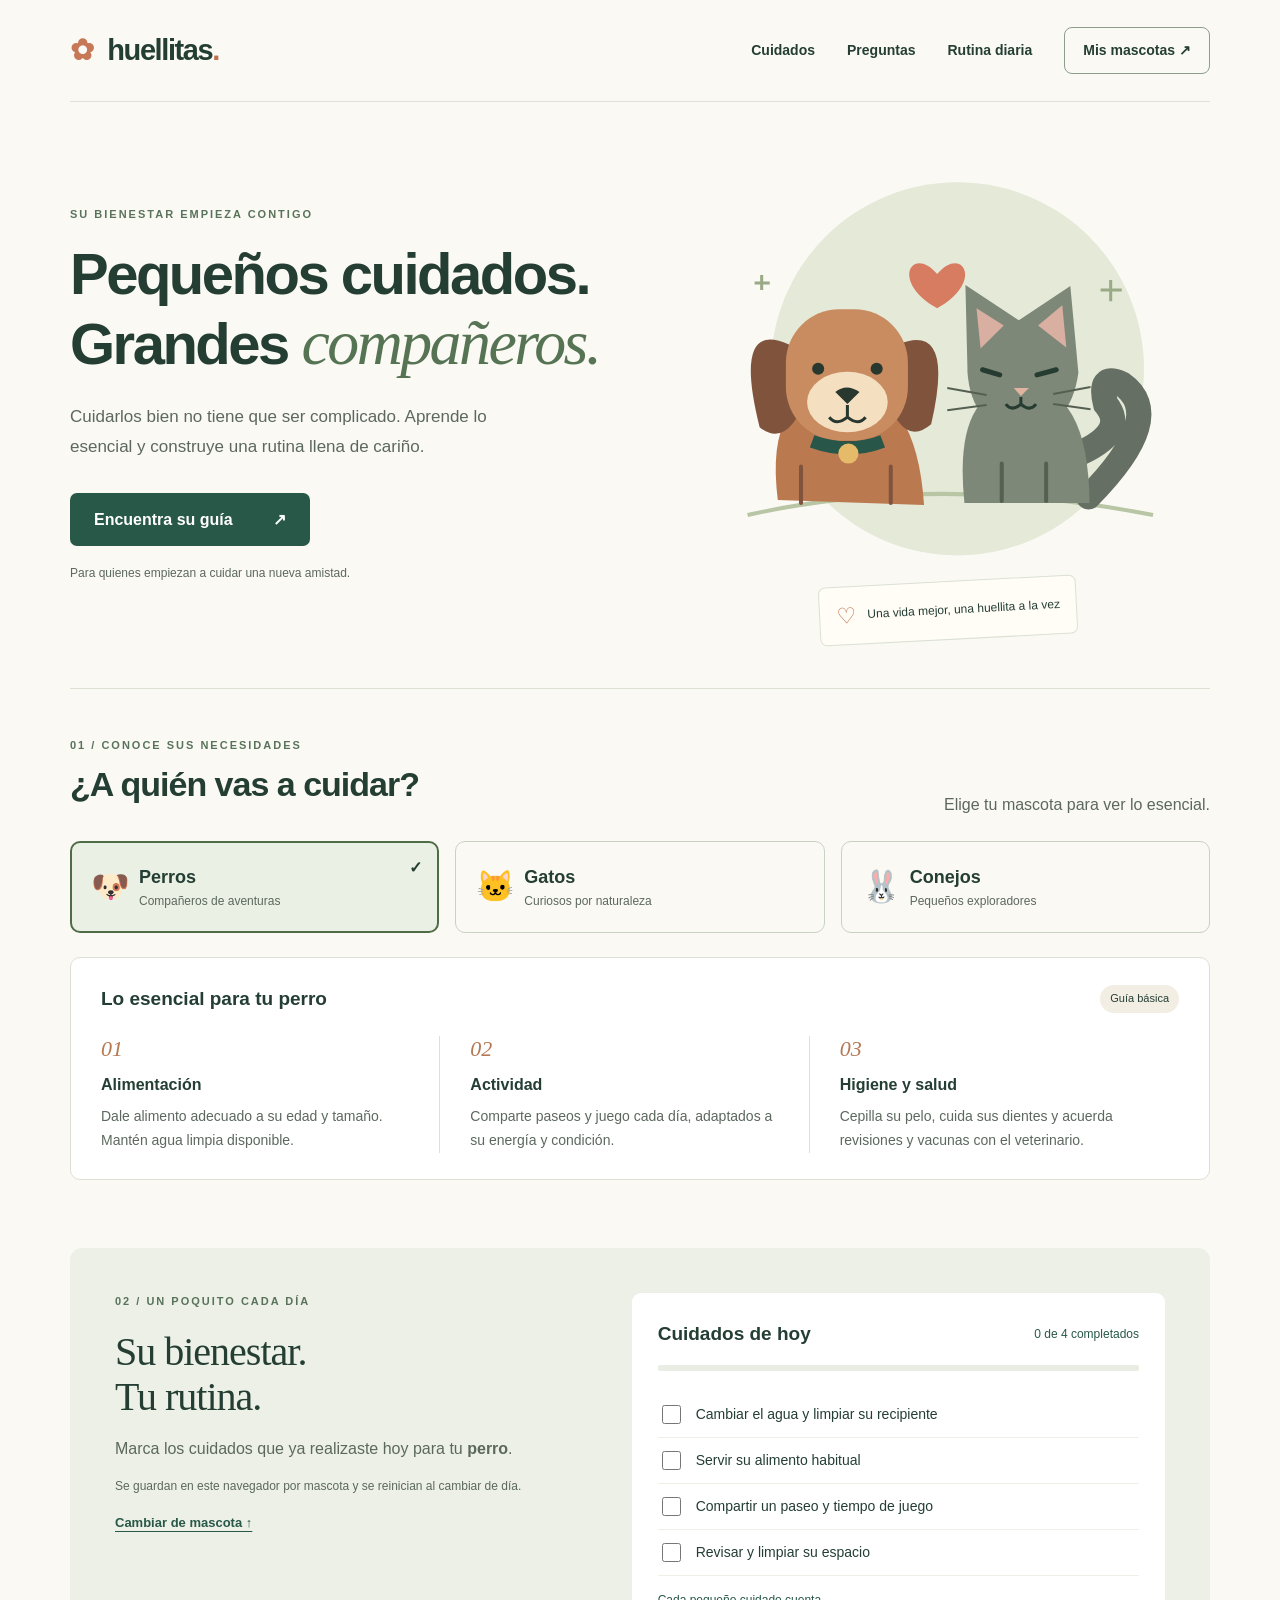
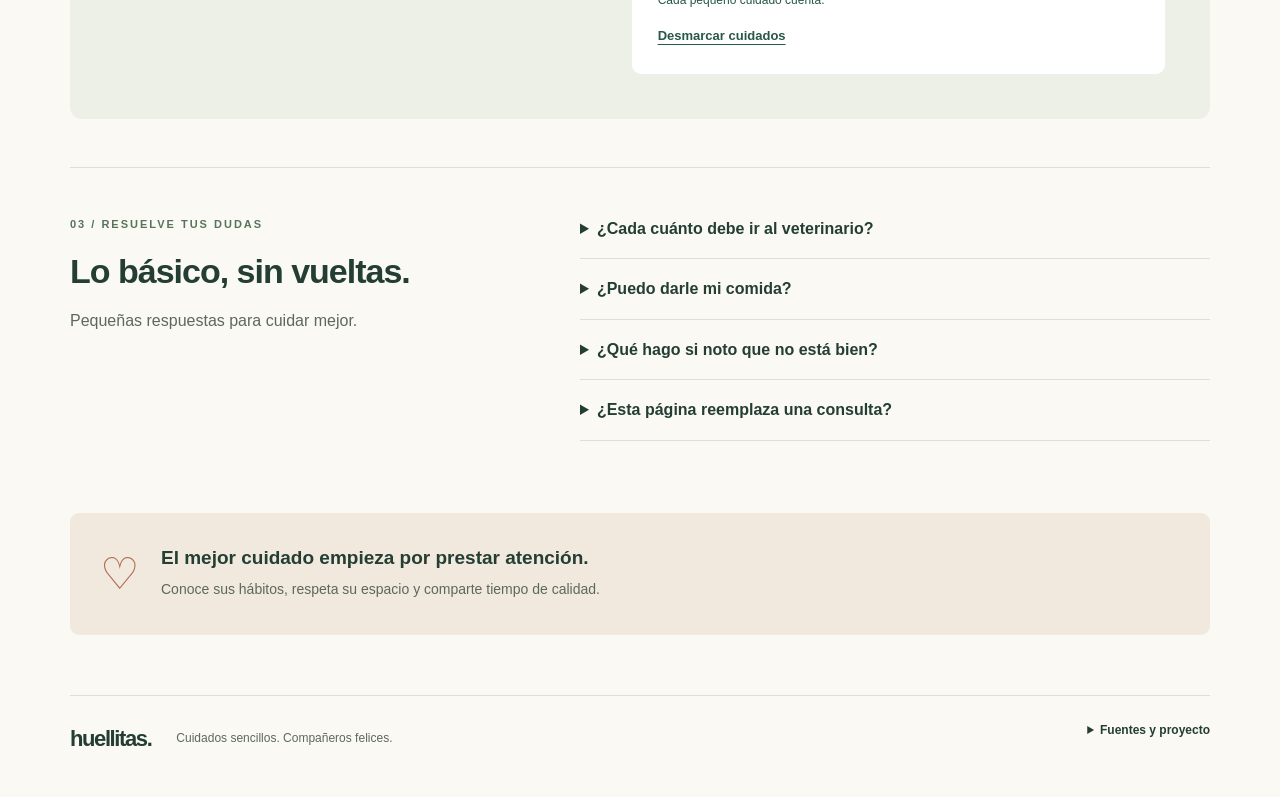
<file: index.html>
<!doctype html>
<html lang="es">
<head><meta charset="utf-8"><meta name="viewport" content="width=device-width, initial-scale=1"><meta name="description" content="Cuidados básicos para perros, gatos y conejos. Guías sencillas y una lista diaria para cuidar a tu mascota."><title>Huellitas | Pequeños cuidados, grandes compañeros</title><link rel="stylesheet" href="styles.css"><script src="app.js" defer></script></head>
<body>
<a class="skip" href="#guias">Saltar al contenido</a>
<header><a class="brand" href="#inicio"><span aria-hidden="true">✿</span> huellitas<span class="dot">.</span></a><nav aria-label="Navegación principal"><a href="#guias">Cuidados</a><a href="#preguntas">Preguntas</a><a href="#rutina">Rutina diaria</a><a class="nav-cta" href="mascotas.html">Mis mascotas ↗</a></nav></header>
<main id="inicio">
<section class="hero"><div><p class="eyebrow">SU BIENESTAR EMPIEZA CONTIGO</p><h1>Pequeños cuidados.<br>Grandes <em>compañeros.</em></h1><p class="intro">Cuidarlos bien no tiene que ser complicado. Aprende lo esencial y construye una rutina llena de cariño.</p><a class="button" href="#guias">Encuentra su guía <span aria-hidden="true">↗</span></a><p class="hero-note">Para quienes empiezan a cuidar una nueva amistad.</p></div><div class="art"><svg viewBox="0 0 520 420" role="img" aria-labelledby="pets-title"><title id="pets-title">Ilustración de un perro y un gato juntos</title><circle cx="270" cy="205" r="185" fill="#e4e9d8"/><path d="M62 350Q250 308 464 350" stroke="#b8c6a5" stroke-width="4" fill="none"/><path d="M92 335Q78 224 158 225Q229 223 237 340" fill="#bb7950"/><path d="M103 181Q47 155 74 263Q103 286 123 226M211 181Q268 157 244 260Q215 285 197 225" fill="#80533d"/><rect x="100" y="146" width="121" height="130" rx="53" fill="#c98c60"/><ellipse cx="161" cy="238" rx="40" ry="30" fill="#f4dfc0"/><circle cx="132" cy="205" r="6" fill="#29382e"/><circle cx="190" cy="205" r="6" fill="#29382e"/><path d="M149 228Q160 219 173 228L161 240Z" fill="#29382e"/><path d="M161 241v12m0 0q-11 9-18 0m18 0q11 9 18 0" stroke="#29382e" fill="none" stroke-width="3"/><path d="M126 277q36 13 70 0" stroke="#28574a" stroke-width="13"/><circle cx="162" cy="289" r="10" fill="#e5bb69"/><path d="M115 338v-36m89 36v-36" stroke="#80533d" stroke-width="4" stroke-linecap="round"/><path d="M400 332q79-80 33-112q-24-11-16 20q24 29-33 52" fill="none" stroke="#666f63" stroke-width="25" stroke-linecap="round"/><path d="M277 338q-12-116 58-116q65 0 66 116" fill="#7e8879"/><path d="M280 205l-2-83 53 35 51-34 8 86q-8 57-56 58q-50-2-54-59" fill="#7e8879"/><path d="M289 145l4 40 23-23m34 0 24-20 4 42" fill="#d8afa1"/><path d="M312 211l-17-5m54 5 19-5" stroke="#263c31" stroke-width="5" stroke-linecap="round"/><path d="M326 224h15l-8 8z" fill="#e1b4a1"/><path d="M333 233v7m0 0q-9 8-15 0m15 0q9 8 15 0" fill="none" stroke="#263c31" stroke-width="3"/><path d="M299 231l-39-7m39 17-39 5m105-16 37-7m-37 17 37 5" stroke="#566052" stroke-width="2"/><path d="M314 336v-37m44 37v-37" stroke="#566052" stroke-width="4" stroke-linecap="round"/><path d="M250 111c-24-29-48 7 0 34 48-27 24-63 0-34" fill="#d77c60"/><path d="M422 117v21m-10-11h21M76 112v15m-7-7h15" stroke="#9aaa87" stroke-width="3"/></svg><div class="art-label"><span>♡</span> Una vida mejor, una huellita a la vez</div></div></section>
<section id="guias" class="section"><div class="section-head"><div><p class="eyebrow">01 / CONOCE SUS NECESIDADES</p><h2>¿A quién vas a cuidar?</h2></div><p>Elige tu mascota para ver lo esencial.</p></div><div class="choices" role="group" aria-label="Elige tu mascota"><button data-pet="perro" aria-pressed="true"><span aria-hidden="true">🐶</span><strong>Perros</strong><small>Compañeros de aventuras</small></button><button data-pet="gato" aria-pressed="false"><span aria-hidden="true">🐱</span><strong>Gatos</strong><small>Curiosos por naturaleza</small></button><button data-pet="conejo" aria-pressed="false"><span aria-hidden="true">🐰</span><strong>Conejos</strong><small>Pequeños exploradores</small></button></div><div class="guide" aria-live="polite" id="guide"></div></section>
<section id="rutina" class="routine section"><div><p class="eyebrow">02 / UN POQUITO CADA DÍA</p><h2>Su bienestar.<br>Tu rutina.</h2><p>Marca los cuidados que ya realizaste hoy para tu <strong id="pet-name">perro</strong>.</p><p class="small">Se guardan en este navegador por mascota y se reinician al cambiar de día.</p><a href="#guias" class="text-link">Cambiar de mascota ↑</a></div><div class="check-card"><div class="progress-head"><h3>Cuidados de hoy</h3><span id="counter" role="status"></span></div><progress id="progress" max="4" value="0" aria-label="Cuidados completados"></progress><div id="checks"></div><p id="feedback" aria-live="polite"></p><p id="storage-note" class="small"></p><button id="reset" class="text-link">Desmarcar cuidados</button></div></section>
<section class="section faq" id="preguntas"><div><p class="eyebrow">03 / RESUELVE TUS DUDAS</p><h2>Lo básico, sin vueltas.</h2><p>Pequeñas respuestas para cuidar mejor.</p></div><div><details><summary>¿Cada cuánto debe ir al veterinario?</summary><p>Programa revisiones preventivas con tu veterinario. La frecuencia, las vacunas y el control de parásitos dependen de la especie, la edad y la salud de tu mascota.</p></details><details><summary>¿Puedo darle mi comida?</summary><p>Elige una alimentación adecuada para su especie. No compartas comida sin comprobar que es segura; evita chocolate y medicamentos humanos. Consulta al veterinario antes de cambiar su dieta.</p></details><details><summary>¿Qué hago si noto que no está bien?</summary><p>Contacta a un veterinario si deja de comer o cambia su comportamiento. Si tiene dificultad para respirar o sospechas una intoxicación, busca atención inmediata. No la automediques.</p></details><details><summary>¿Esta página reemplaza una consulta?</summary><p>No. Es una guía educativa de cuidados básicos. El veterinario puede adaptar los cuidados a las necesidades de tu mascota.</p></details></div></section>
<aside class="end-note"><span aria-hidden="true">♡</span><div><h3>El mejor cuidado empieza por prestar atención.</h3><p>Conoce sus hábitos, respeta su espacio y comparte tiempo de calidad.</p></div></aside>
</main><footer><a class="brand" href="#inicio">huellitas.</a><p>Cuidados sencillos. Compañeros felices.</p><details><summary>Fuentes y proyecto</summary><p>Proyecto educativo de desarrollo web y usabilidad. Información general basada en <a href="https://www.aspca.org/pet-care/dog-care/general-dog-care">ASPCA: perros</a>, <a href="https://www.aspca.org/pet-care/cat-care/general-cat-care">ASPCA: gatos</a> y <a href="https://www.rspca.org.uk/adviceandwelfare/pets/rabbits">RSPCA: conejos</a>. Diseño inspirado en la claridad de uso de <a href="https://sensible.com/dont-make-me-think/">Don't Make Me Think, de Steve Krug</a>. Ilustración original en SVG.</p></details></footer>
</body></html>
</file>
<file: styles.css>
:root{--ink:#243e34;--green:#285847;--muted:#5c685e;--paper:#faf9f4;--line:#dce1d4}*{box-sizing:border-box}html{scroll-behavior:smooth;scroll-padding-top:30px}body{margin:0;background:var(--paper);color:var(--ink);font:16px/1.6 'Segoe UI',Arial,sans-serif}a{color:inherit}button,input{font:inherit}button,a,input,summary{-webkit-tap-highlight-color:transparent}button,summary{cursor:pointer}a:focus-visible,button:focus-visible,summary:focus-visible,input:focus-visible{outline:3px solid #b85e3d;outline-offset:5px}.skip{position:absolute;top:-80px;background:white;padding:12px;z-index:10}.skip:focus{top:0}header,main,footer{max-width:1140px;margin:auto}header{height:102px;display:flex;align-items:center;justify-content:space-between;border-bottom:1px solid var(--line)}.brand{text-decoration:none;font-size:29px;font-weight:800;letter-spacing:-1.4px}.brand>span:first-child{color:#c77856;margin-right:8px}.dot{color:#bf704e}nav{display:flex;align-items:center;gap:32px}nav a{text-decoration:none;font-size:14px;font-weight:600}.nav-cta{border:1px solid #8c9d8c;border-radius:8px;padding:11px 18px}.hero{display:grid;grid-template-columns:1.12fr 1fr;gap:28px;align-items:center;padding:60px 0 48px}.eyebrow{font-size:11px;letter-spacing:2px;font-weight:750;color:#59735b;margin:0 0 18px}h1{font-size:clamp(38px,4.7vw,58px);line-height:1.1;letter-spacing:-2.5px;margin:0 0 22px;font-weight:650}h1 em{font:italic 1.1em Georgia,serif;color:#567453}p{color:var(--muted)}.intro{max-width:430px;font-size:17px;line-height:1.8}.button{display:inline-flex;gap:40px;align-items:center;background:var(--green);color:white;padding:14px 24px;border-radius:7px;text-decoration:none;font-weight:600;margin-top:13px}.button:hover{background:#173c2f}.hero-note{font-size:12px;margin-top:18px}.art{position:relative}.art svg{width:100%;display:block}.art-label{text-align:center;font-size:12px;background:#fffdf6;border:1px solid var(--line);border-radius:7px;padding:11px 16px;width:fit-content;margin:-5px auto 0;transform:rotate(-3deg)}.art-label span{color:#bf704e;font-size:22px;vertical-align:middle;margin-right:8px}.section{padding:48px 0;border-top:1px solid var(--line)}.section-head{display:flex;justify-content:space-between;align-items:end;margin-bottom:24px}.section-head p{margin-bottom:0}.section-head .eyebrow{margin-bottom:10px}h2{font-size:34px;line-height:1.2;letter-spacing:-1px;margin:0 0 12px}h3{margin:0;font-size:19px}.choices{display:grid;grid-template-columns:repeat(3,1fr);gap:16px}.choices button{display:grid;grid-template-columns:48px 1fr;align-items:center;text-align:left;padding:20px;background:transparent;border:1px solid #c9d1c3;border-radius:10px;color:var(--ink);position:relative}.choices button>span{grid-row:1/3;font-size:31px}.choices strong{font-size:18px}.choices small{color:var(--muted);font-size:12px}.choices button[aria-pressed=true]{background:#eaf0e3;border:2px solid #4e6c45;padding:19px}.choices button[aria-pressed=true]:after{content:'✓';position:absolute;right:15px;top:12px;font-weight:800}.choices button:hover{background:#eff2e9}.guide{margin-top:24px;background:white;border:1px solid var(--line);border-radius:10px;padding:26px 30px}.guide-title{display:flex;justify-content:space-between;align-items:center;margin-bottom:22px}.badge{font-size:11px;background:#f2eee4;padding:5px 10px;border-radius:20px}.tips{display:grid;grid-template-columns:repeat(3,1fr);gap:30px}.tip:not(:last-child){border-right:1px solid var(--line);padding-right:26px}.tip-number{font:italic 22px Georgia;color:#b47853}.tip h4{margin:8px 0;font-size:16px}.tip p{font-size:14px;margin:0;line-height:1.7}.routine{display:grid;grid-template-columns:1fr 1.25fr;gap:90px;padding:45px;background:#edf0e7;border:0;border-radius:12px;margin:20px 0 48px}.routine h2{font:40px/1.14 Georgia,serif}.small{font-size:12px}.text-link{color:var(--green);font-size:13px;font-weight:650;background:none;border:0;padding:0;text-underline-offset:4px;text-decoration:underline}.check-card{background:#fff;padding:26px;border-radius:9px}.progress-head{display:flex;justify-content:space-between;align-items:center;gap:12px}#counter{font-size:12px;color:var(--green)}progress{width:100%;height:6px;border:0;accent-color:#597448;margin:16px 0;background:#e9ede4;border-radius:6px}progress::-webkit-progress-bar{background:#e9ede4;border-radius:6px}progress::-webkit-progress-value{background:#597448;border-radius:6px}.check{display:flex;align-items:center;gap:12px;min-height:46px;border-bottom:1px solid #edf0e7;cursor:pointer;font-size:14px}.check input{width:19px;height:19px;accent-color:var(--green)}.check:has(input:checked){color:#687563;text-decoration:line-through}#feedback{font-size:12px;margin:15px 0 10px;color:var(--green)}.faq{display:grid;grid-template-columns:1fr 1.4fr;gap:60px}.faq details{border-bottom:1px solid var(--line);padding:17px 0}.faq details:first-child{padding-top:0}summary{font-weight:600}details p{font-size:14px}.end-note{display:flex;align-items:center;gap:22px;padding:26px 30px;background:#f1e9dd;border-radius:9px;margin:24px 0 60px}.end-note>span{font-size:44px;color:#ae694e}.end-note p{margin:5px 0;font-size:14px}footer{border-top:1px solid var(--line);padding:25px 0 40px;display:flex;align-items:start;gap:25px}footer .brand{font-size:22px}footer>p{font-size:12px;margin:8px 0}footer details{font-size:12px;margin-left:auto;max-width:480px}footer summary{text-align:right}footer a:hover,nav a:hover{text-decoration:underline}@media(max-width:1200px){header,main,footer{margin-left:5%;margin-right:5%}}@media(max-width:700px){header{height:auto;min-height:95px;flex-wrap:wrap;padding:17px 0;gap:14px}.brand{font-size:26px}nav{gap:17px}nav a{font-size:12px}.nav-cta{padding:7px 10px}.hero{grid-template-columns:1fr;padding-top:38px;gap:6px}h1{font-size:44px}.art{max-width:360px;margin:auto}.hero-note{margin-bottom:0}.section{padding:32px 0}.section-head{display:block}.section-head>p{font-size:14px}.choices{gap:8px}.choices button{display:flex;flex-direction:column;text-align:center;padding:16px 6px}.choices button[aria-pressed=true]{padding:15px 5px}.choices small{display:none}.choices strong{font-size:15px}.guide{padding:22px}.tips{grid-template-columns:1fr;gap:20px}.tip:not(:last-child){border:0;border-bottom:1px solid var(--line);padding:0 0 20px}.guide-title{gap:12px}.guide-title h3{font-size:17px}.badge{white-space:nowrap}.routine{grid-template-columns:1fr;gap:22px;padding:26px;margin-bottom:20px}.check-card{padding:20px}.faq{grid-template-columns:1fr;gap:16px}.end-note{margin-bottom:30px;padding:20px}.end-note h3{font-size:17px}footer{flex-wrap:wrap;gap:12px}footer details{margin:0;max-width:100%;width:100%}footer summary{text-align:left}}@media(prefers-reduced-motion:reduce){html{scroll-behavior:auto}}
</file>
